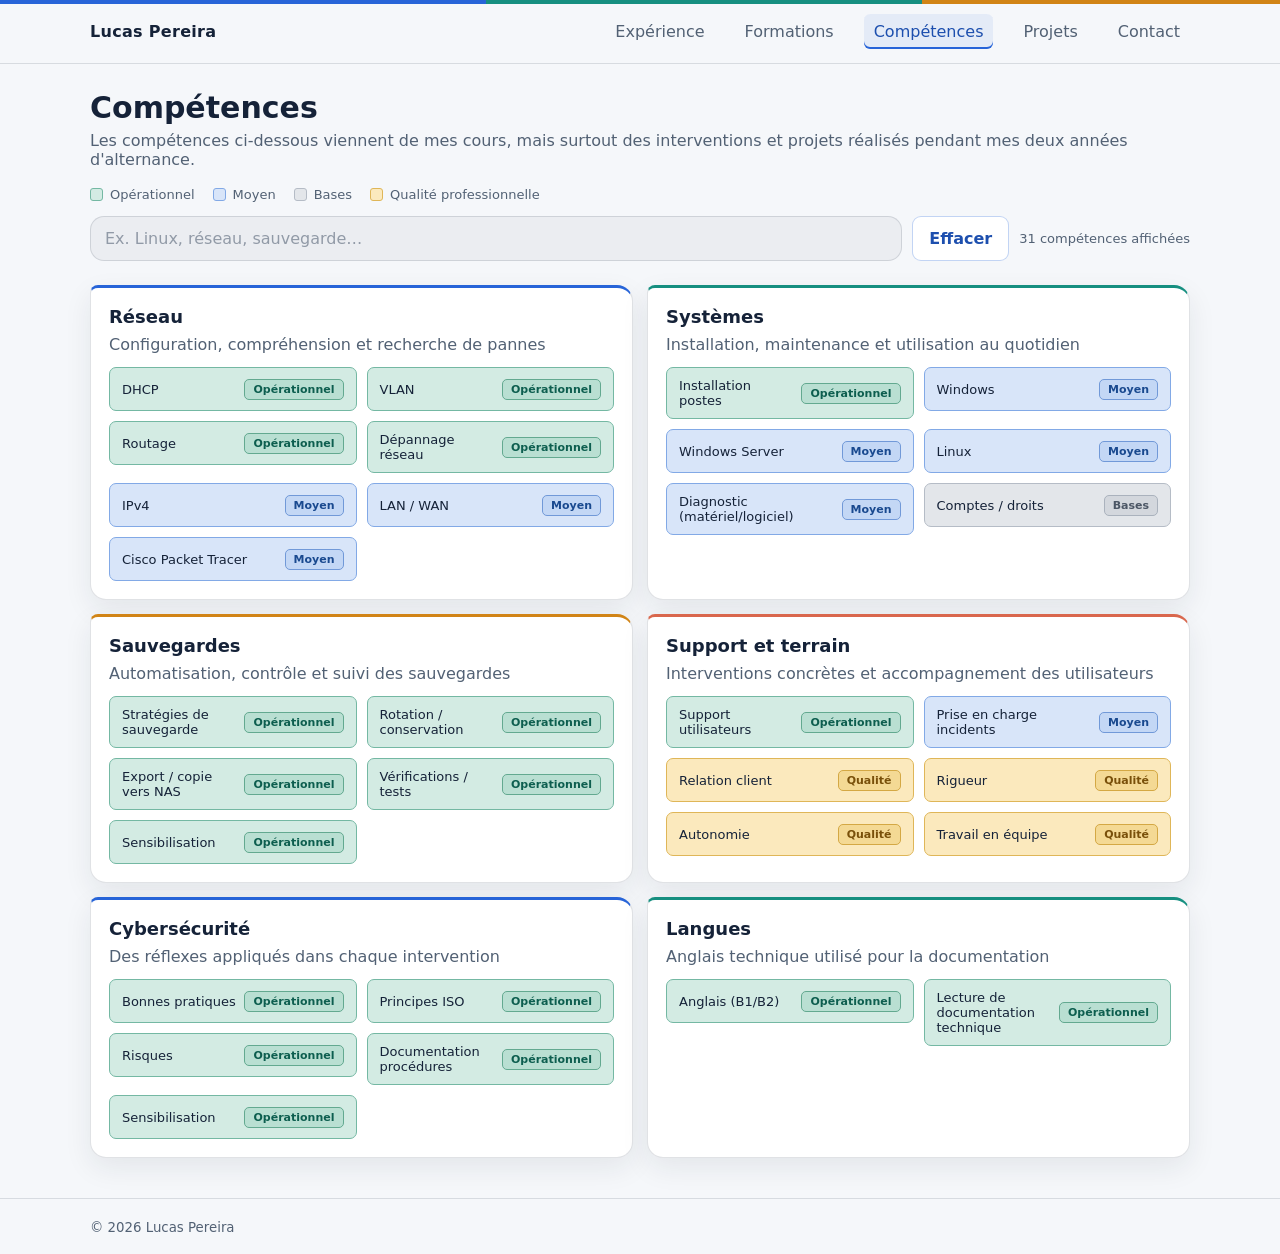
<file: competences.html>
<!doctype html>
<html data-theme="light" lang="fr">
<head>
  <meta charset="utf-8" />
  <meta name="viewport" content="width=device-width, initial-scale=1" />
  <meta name="description" content="Compétences de Lucas Pereira en réseaux, systèmes, sauvegardes, support et cybersécurité." />
  <meta name="theme-color" content="#f5f7fa" />
  <title>Compétences - Lucas Pereira</title>
  <link rel="stylesheet" href="css/style.css" />
  <script defer src="js/main.js"></script>
  <script defer src="js/competences.js"></script>
</head>
<body>

  <a class="skip-link" href="#main-content">Aller au contenu</a>

  <header class="site-header">
    <div class="container header-inner">
      <a class="brand" href="index.html">Lucas Pereira</a>
      <nav class="nav">
        <a href="experience.html">Expérience</a>
        <a href="formation.html">Formations</a>
        <a href="competences.html" class="active">Compétences</a>
        <a href="projets.html">Projets</a>
        <a href="contact.html">Contact</a>
      </nav>
    </div>
  </header>

  <main class="container" id="main-content" tabindex="-1">
    <section class="page-head">
      <h1>Compétences</h1>
      <p class="subtitle">
        Les compétences ci-dessous viennent de mes cours, mais surtout des interventions et projets
        réalisés pendant mes deux années d'alternance.
      </p>
      <div class="skill-legend" aria-label="Code couleur des niveaux">
        <span><span class="legend-color legend-operationnel" aria-hidden="true"></span>Opérationnel</span>
        <span><span class="legend-color legend-moyen" aria-hidden="true"></span>Moyen</span>
        <span><span class="legend-color legend-bases" aria-hidden="true"></span>Bases</span>
        <span><span class="legend-color legend-qualite" aria-hidden="true"></span>Qualité professionnelle</span>
      </div>

      <div class="filter-row" role="search" aria-label="Rechercher une compétence">
        <label class="sr-only" for="skillSearch">Rechercher une compétence</label>
        <input class="input" id="skillSearch" type="search" placeholder="Ex. Linux, réseau, sauvegarde…" autocomplete="off" spellcheck="false">
        <button class="btn btn-ghost" id="btnClearSkills" type="button">Effacer</button>
        <span class="skill-count" id="skillCount" aria-live="polite"></span>
      </div>
    </section>

    <section class="skills-grid" id="skillsGrid">
    </section>
  </main>

  <footer class="site-footer">
    <div class="container">
      <small>© 2026 Lucas Pereira</small>
    </div>
  </footer>
</body>
</html>
</file>
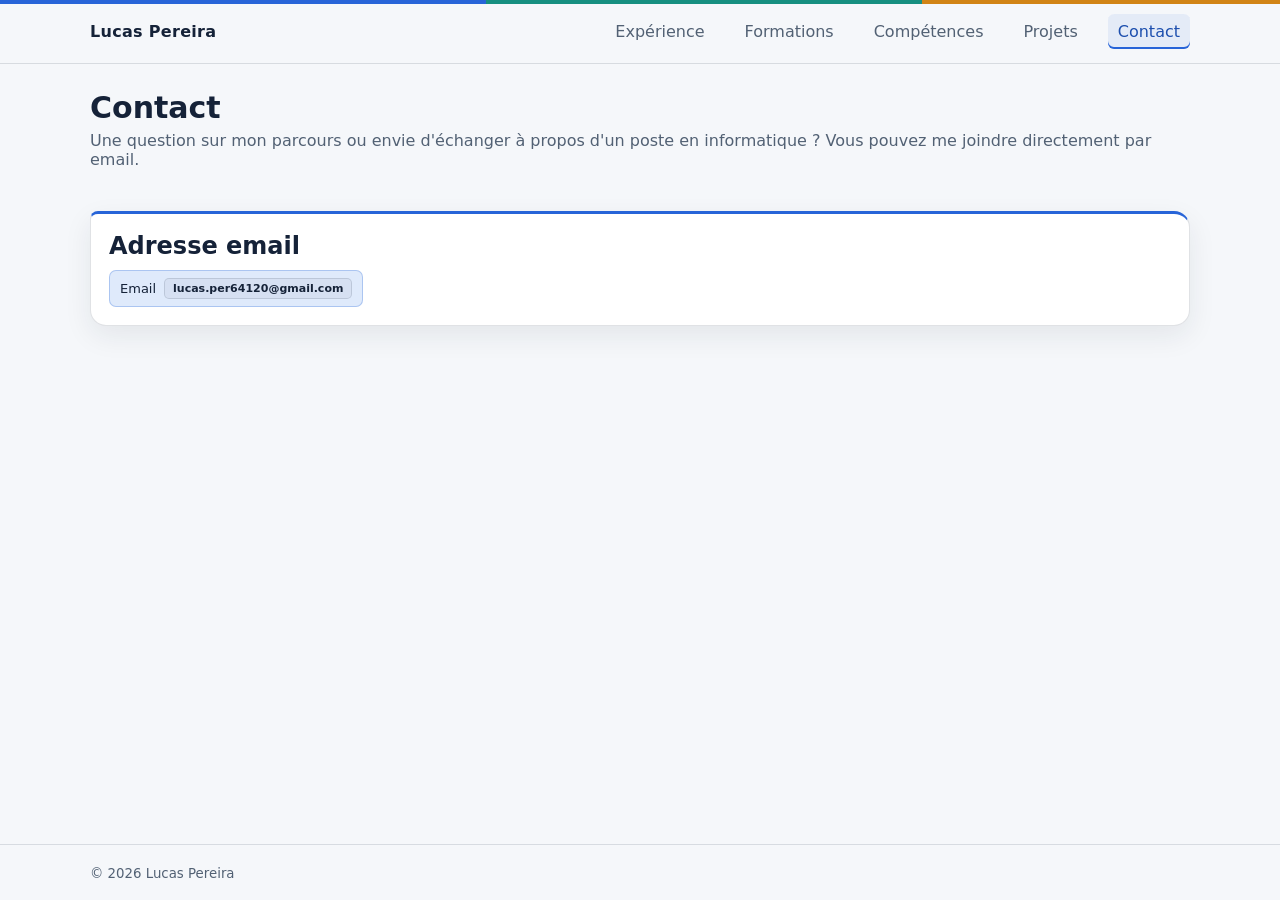
<file: contact.html>
<!doctype html>
<html data-theme="light" lang="fr">
<head>
  <meta charset="utf-8" />
  <meta name="viewport" content="width=device-width, initial-scale=1" />
  <meta name="description" content="Adresse email de Lucas Pereira pour un échange ou une opportunité professionnelle en informatique." />
  <meta name="theme-color" content="#f5f7fa" />
  <title>Contact - Lucas Pereira</title>
  <link rel="stylesheet" href="css/style.css" />
  <script defer src="js/main.js"></script>
</head>
<body>

  <a class="skip-link" href="#main-content">Aller au contenu</a>

  <header class="site-header">
    <div class="container header-inner">
      <a class="brand" href="index.html">Lucas Pereira</a>
      <nav class="nav">
        <a href="experience.html">Expérience</a>
        <a href="formation.html">Formations</a>
        <a href="competences.html">Compétences</a>
        <a href="projets.html">Projets</a>
        <a href="contact.html" class="active">Contact</a>
      </nav>
    </div>
  </header>

  <main class="container" id="main-content" tabindex="-1">
    <section class="page-head">
      <h1>Contact</h1>
      <p class="subtitle">
        Une question sur mon parcours ou envie d'échanger à propos d'un poste en informatique ?
        Vous pouvez me joindre directement par email.
      </p>
    </section>

    <section class="skills-grid">
      <div class="card">
        <h2 class="card-title">Adresse email</h2>

        <div class="tags tags-flush">
          <span class="tag">
            <span class="tag-text">Email</span>
            <span class="tag-badge">
              <a href="mailto:lucas.per64120@gmail.com">lucas.per64120@gmail.com</a>
            </span>
          </span>

        </div>
      </div>
    </section>
  </main>

  <footer class="site-footer">
    <div class="container">
      <small>© 2026 Lucas Pereira</small>
    </div>
  </footer>
</body>
</html>
</file>
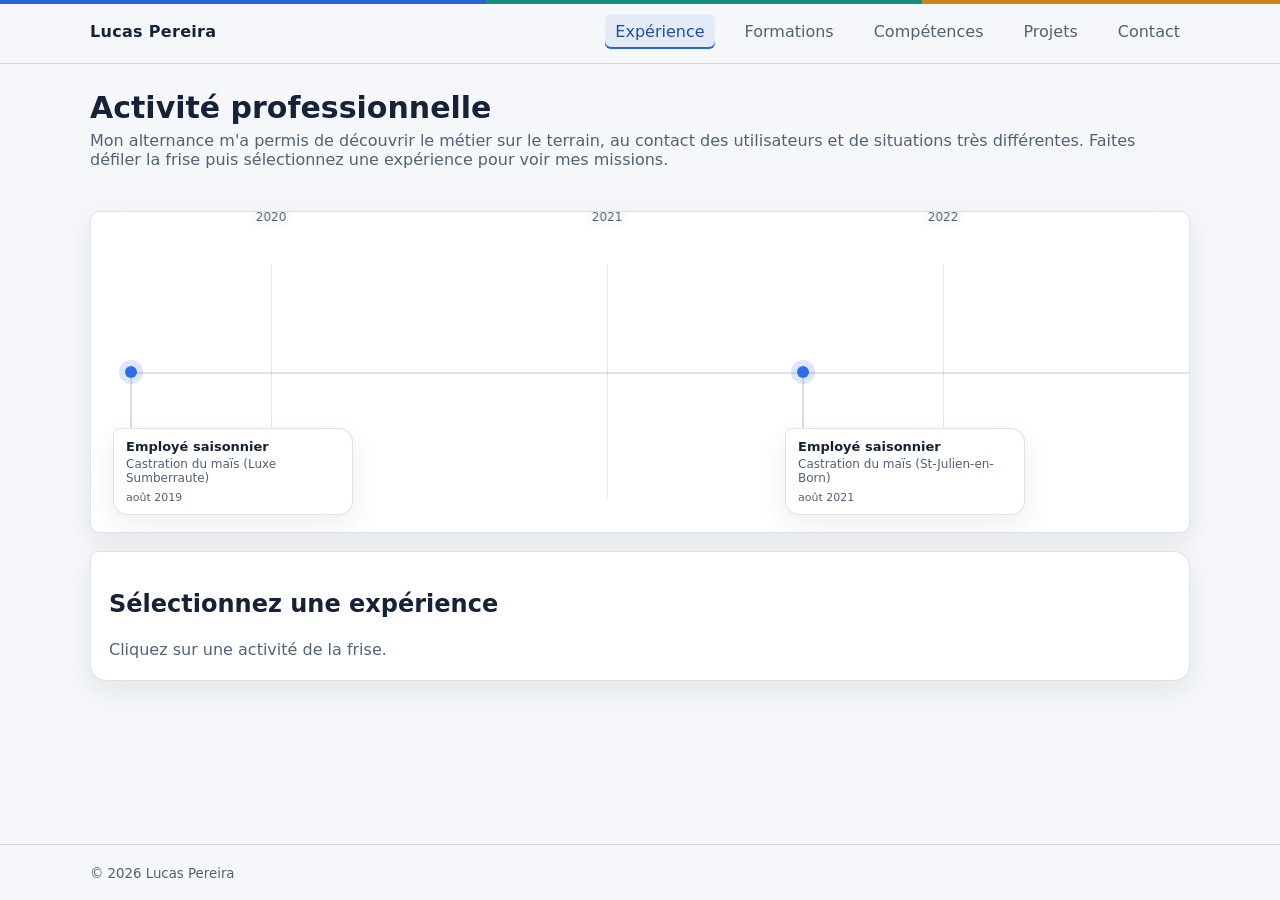
<file: experience.html>
<!doctype html>
<html data-theme="light" lang="fr">
<head>
  <meta charset="utf-8" />
  <meta name="viewport" content="width=device-width, initial-scale=1" />
  <meta name="description" content="Expériences professionnelles de Lucas Pereira dans le support, la maintenance, les systèmes et les sauvegardes informatiques." />
  <meta name="theme-color" content="#f5f7fa" />
  <title>Expérience - Lucas Pereira</title>
  <link rel="stylesheet" href="css/style.css" />
  <script defer src="js/main.js"></script>
  <script defer src="js/timeline.js"></script>
</head>
<body>

  <a class="skip-link" href="#main-content">Aller au contenu</a>

  <header class="site-header">
    <div class="container header-inner">
      <a class="brand" href="index.html">Lucas Pereira</a>
      <nav class="nav">
        <a href="experience.html" class="active">Expérience</a>
        <a href="formation.html">Formations</a>
        <a href="competences.html">Compétences</a>
        <a href="projets.html">Projets</a>
        <a href="contact.html">Contact</a>
      </nav>
    </div>
  </header>

  <main class="container" id="main-content" tabindex="-1">
    <section class="page-head">
      <h1>Activité professionnelle</h1>
      <p class="subtitle">
        Mon alternance m'a permis de découvrir le métier sur le terrain, au contact des utilisateurs
        et de situations très différentes. Faites défiler la frise puis sélectionnez une expérience
        pour voir mes missions.
      </p>
    </section>

    <section class="timeline-wrap" aria-label="Frise chronologique des expériences" tabindex="0">
      <div class="timeline" id="timeline">
      </div>
    </section>

  <section class="details">
    <div class="card" id="detailsCard" aria-live="polite">
      <h2 id="dTitle">Sélectionnez une expérience</h2>
      <p class="muted" id="dMeta">Cliquez sur une activité de la frise.</p>

      <div id="detailsExtra" class="is-hidden">
        <h3>Missions</h3>
        <ul id="dMissions"></ul>

        <h3>Compétences acquises</h3>
        <div class="tags" id="dTags"></div>
      </div>

    </div>
  </section>
  </main>

  <footer class="site-footer">
    <div class="container">
      <small>© 2026 Lucas Pereira</small>
    </div>
  </footer>
</body>
</html>
</file>
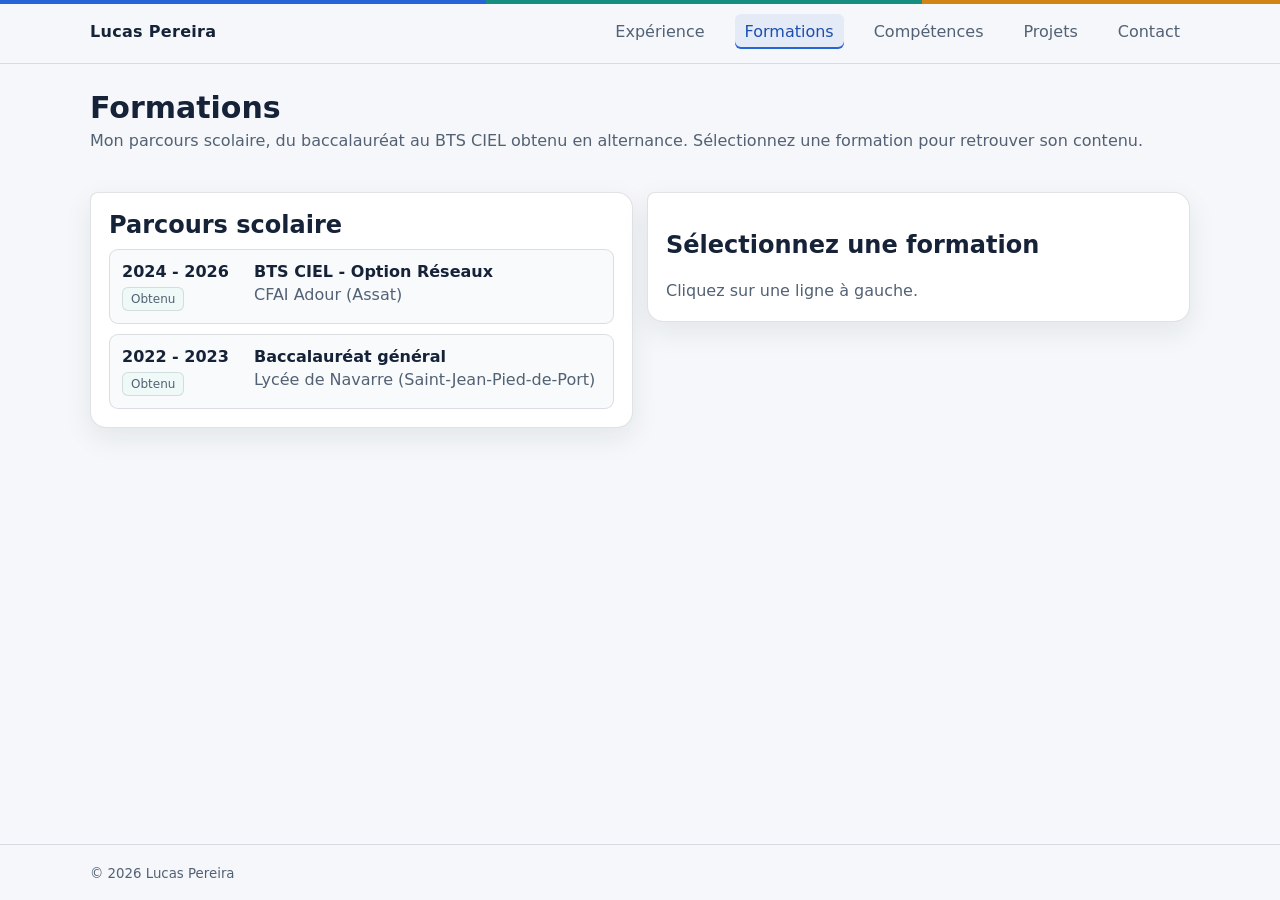
<file: formation.html>
<!doctype html>
<html data-theme="light" lang="fr">
<head>
  <meta charset="utf-8" />
  <meta name="viewport" content="width=device-width, initial-scale=1" />
  <meta name="description" content="Formations et diplômes de Lucas Pereira, titulaire d'un BTS CIEL option réseaux." />
  <meta name="theme-color" content="#f5f7fa" />
  <title>Formations - Lucas Pereira</title>
  <link rel="stylesheet" href="css/style.css" />
  <script defer src="js/main.js"></script>
  <script defer src="js/formation.js"></script>
</head>
<body>

  <a class="skip-link" href="#main-content">Aller au contenu</a>

  <header class="site-header">
    <div class="container header-inner">
      <a class="brand" href="index.html">Lucas Pereira</a>
      <nav class="nav">
        <a href="experience.html">Expérience</a>
        <a href="formation.html" class="active">Formations</a>
        <a href="competences.html">Compétences</a>
        <a href="projets.html">Projets</a>
        <a href="contact.html">Contact</a>
      </nav>
    </div>
  </header>

  <main class="container" id="main-content" tabindex="-1">
    <section class="page-head">
      <h1>Formations</h1>
      <p class="subtitle">
        Mon parcours scolaire, du baccalauréat au BTS CIEL obtenu en alternance.
        Sélectionnez une formation pour retrouver son contenu.
      </p>
    </section>

    <section class="edu-grid" id="eduGrid">
      <div class="edu-list card">
        <h2 class="edu-title">Parcours scolaire</h2>
        <div id="eduItems" class="edu-items"></div>
      </div>

      <div class="card" id="eduDetails" aria-live="polite">
        <h2 id="fTitle">Sélectionnez une formation</h2>
        <p class="muted" id="fMeta">Cliquez sur une ligne à gauche.</p>

        <div id="eduExtra" class="is-hidden">
          <h3>Contenu</h3>
          <ul id="fBullets"></ul>

          <h3>Compétences développées</h3>
          <div class="tags" id="fTags"></div>
        </div>
      </div>
    </section>
  </main>

  <footer class="site-footer">
    <div class="container">
      <small>© 2026 Lucas Pereira</small>
    </div>
  </footer>
</body>
</html>
</file>
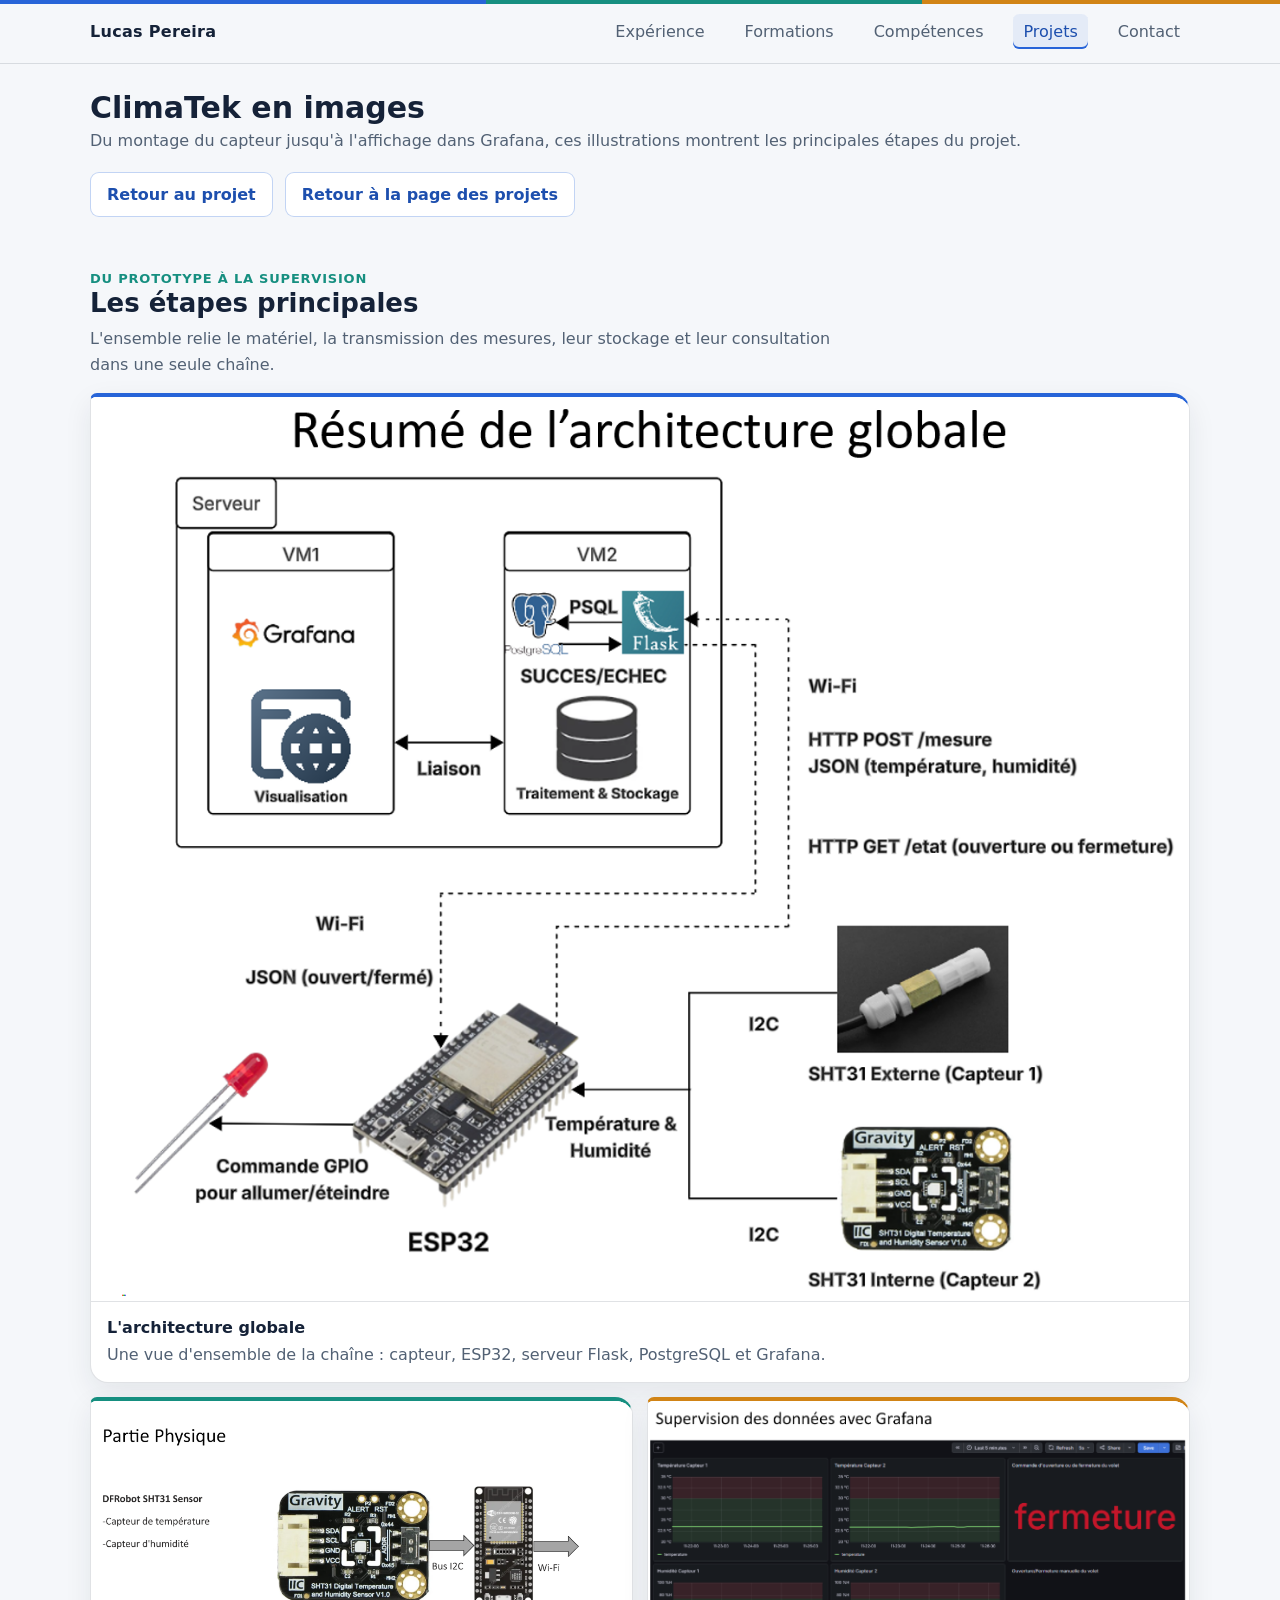
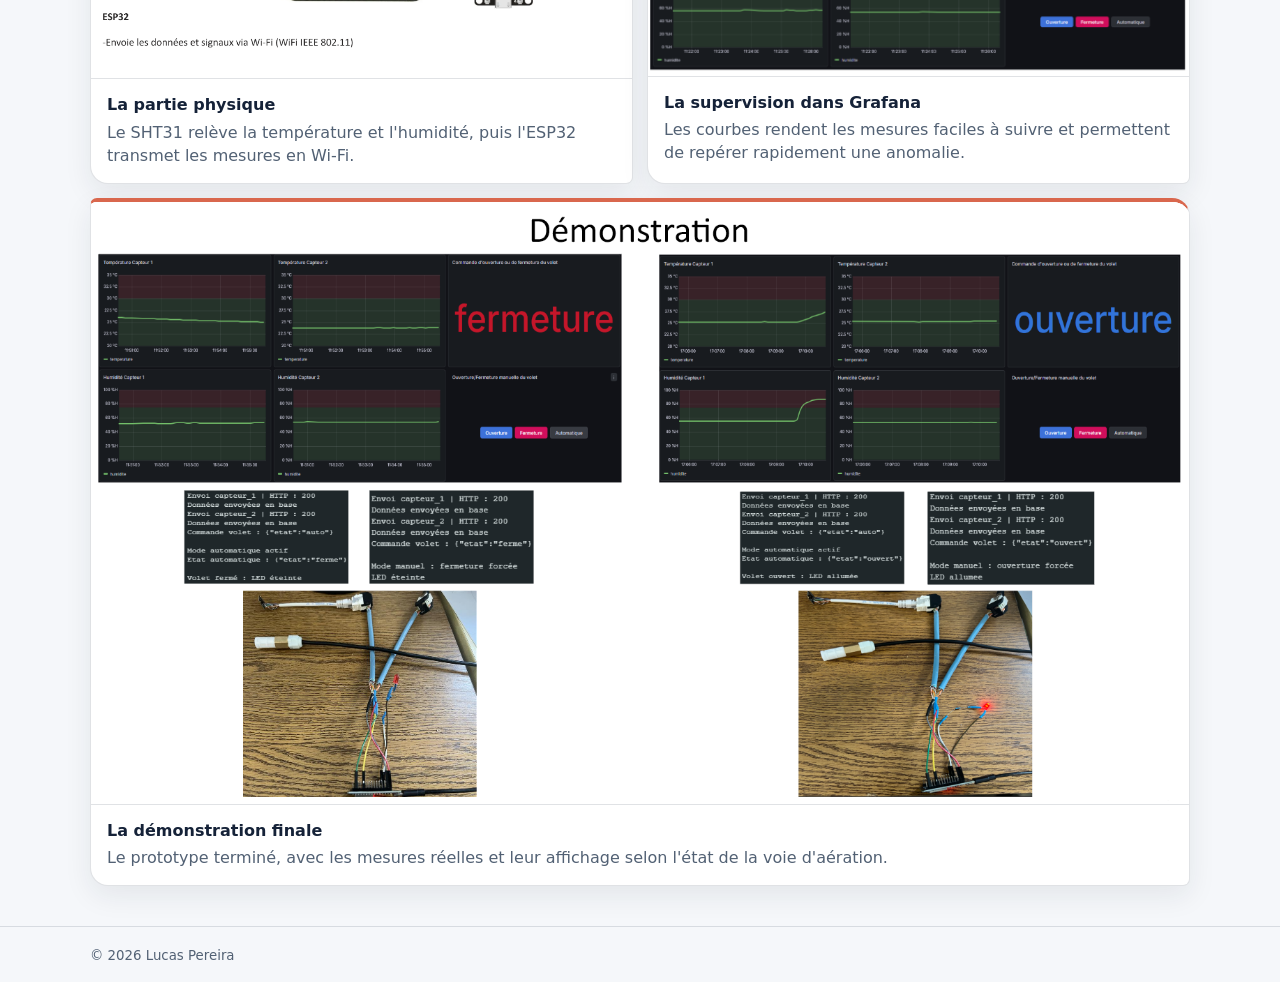
<file: projet-bts-illustrations.html>
<!doctype html>
<html data-theme="light" lang="fr">
<head>
  <meta charset="utf-8" />
  <meta name="viewport" content="width=device-width, initial-scale=1" />
  <meta name="description" content="Architecture, prototype et supervision Grafana du projet ClimaTek réalisé par Lucas Pereira." />
  <meta name="theme-color" content="#f5f7fa" />
  <title>ClimaTek en images</title>
  <link rel="stylesheet" href="css/style.css" />
  <script defer src="js/main.js"></script>
</head>
<body>

  <a class="skip-link" href="#main-content">Aller au contenu</a>

  <header class="site-header">
    <div class="container header-inner">
      <a class="brand" href="index.html">Lucas Pereira</a>
      <nav class="nav">
        <a href="experience.html">Expérience</a>
        <a href="formation.html">Formations</a>
        <a href="competences.html">Compétences</a>
        <a href="projets.html" class="active">Projets</a>
        <a href="contact.html">Contact</a>
      </nav>
    </div>
  </header>

  <main class="container" id="main-content" tabindex="-1">
    <section class="page-head">
      <h1>ClimaTek en images</h1>
      <p class="subtitle">
        Du montage du capteur jusqu'à l'affichage dans Grafana, ces illustrations montrent
        les principales étapes du projet.
      </p>

      <div class="cta">
        <a class="btn btn-ghost" href="projet-bts.html">Retour au projet</a>
        <a class="btn btn-ghost" href="projets.html">Retour à la page des projets</a>
      </div>
    </section>

    <section class="project-visuals" aria-labelledby="climatek-visuals-title">
      <div class="project-visuals-heading">
        <p class="project-kicker">Du prototype à la supervision</p>
        <h2 id="climatek-visuals-title">Les étapes principales</h2>
        <p>
          L'ensemble relie le matériel, la transmission des mesures, leur stockage
          et leur consultation dans une seule chaîne.
        </p>
      </div>

      <div class="project-gallery">
        <figure class="project-figure project-figure-wide project-figure-blue">
          <img
            src="assets/projets/climatek/architecture-globale.png"
            alt="Schéma de l'architecture globale de ClimaTek, du capteur SHT31 jusqu'à Grafana"
            width="1600"
            height="900"
            loading="lazy"
            decoding="async"
          >
          <figcaption>
            <strong>L'architecture globale</strong>
            <span>Une vue d'ensemble de la chaîne : capteur, ESP32, serveur Flask, PostgreSQL et Grafana.</span>
          </figcaption>
        </figure>

        <figure class="project-figure project-figure-teal">
          <img
            src="assets/projets/climatek/capteur-esp32.png"
            alt="Schéma du capteur SHT31 relié en I2C à un ESP32 qui transmet les mesures en Wi-Fi"
            width="1600"
            height="900"
            loading="lazy"
            decoding="async"
          >
          <figcaption>
            <strong>La partie physique</strong>
            <span>Le SHT31 relève la température et l'humidité, puis l'ESP32 transmet les mesures en Wi-Fi.</span>
          </figcaption>
        </figure>

        <figure class="project-figure project-figure-amber">
          <img
            src="assets/projets/climatek/supervision-grafana.png"
            alt="Tableau de bord Grafana de ClimaTek avec les courbes de température et d'humidité"
            width="1600"
            height="900"
            loading="lazy"
            decoding="async"
          >
          <figcaption>
            <strong>La supervision dans Grafana</strong>
            <span>Les courbes rendent les mesures faciles à suivre et permettent de repérer rapidement une anomalie.</span>
          </figcaption>
        </figure>

        <figure class="project-figure project-figure-wide project-figure-coral">
          <img
            src="assets/projets/climatek/demonstration.png"
            alt="Démonstration de ClimaTek avec le prototype physique et deux états du tableau de bord Grafana"
            width="1600"
            height="900"
            loading="lazy"
            decoding="async"
          >
          <figcaption>
            <strong>La démonstration finale</strong>
            <span>Le prototype terminé, avec les mesures réelles et leur affichage selon l'état de la voie d'aération.</span>
          </figcaption>
        </figure>
      </div>
    </section>
  </main>

  <footer class="site-footer">
    <div class="container">
      <small>© 2026 Lucas Pereira</small>
    </div>
  </footer>
</body>
</html>
</file>
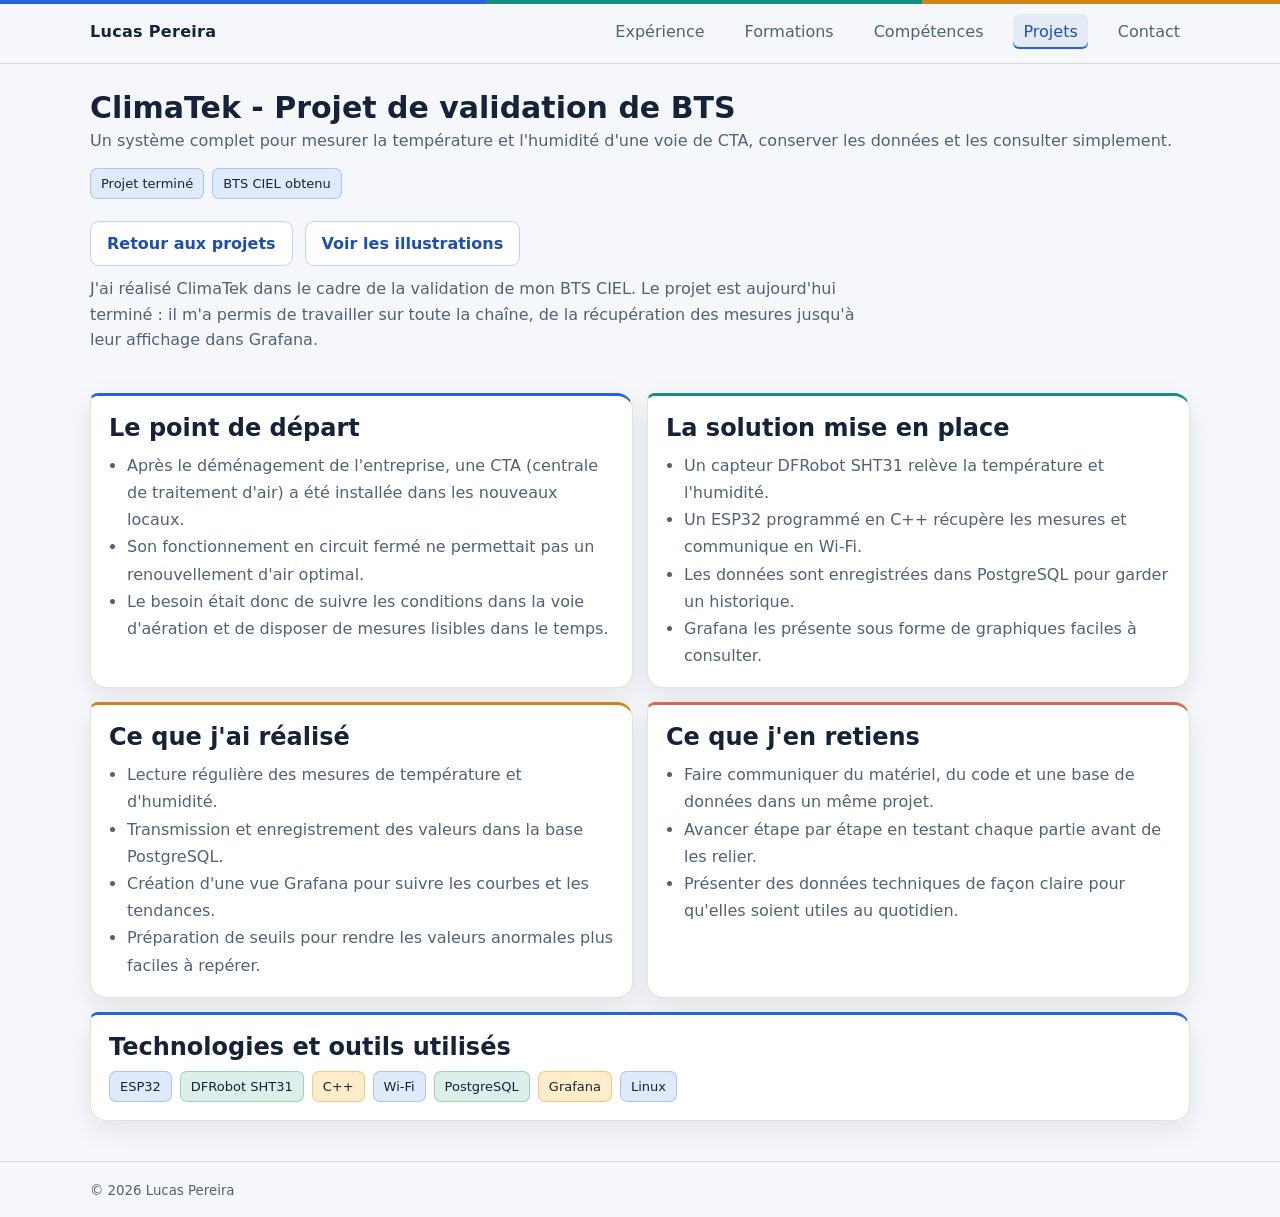
<file: projet-bts.html>
<!doctype html>
<html data-theme="light" lang="fr">
<head>
  <meta charset="utf-8" />
  <meta name="viewport" content="width=device-width, initial-scale=1" />
  <meta name="description" content="ClimaTek, projet de BTS CIEL terminé : ESP32, capteur SHT31, PostgreSQL et Grafana." />
  <meta name="theme-color" content="#f5f7fa" />
  <title>ClimaTek - Projet de BTS terminé</title>
  <link rel="stylesheet" href="css/style.css" />
  <script defer src="js/main.js"></script>
</head>
<body>

  <a class="skip-link" href="#main-content">Aller au contenu</a>

  <header class="site-header">
    <div class="container header-inner">
      <a class="brand" href="index.html">Lucas Pereira</a>
      <nav class="nav">
        <a href="experience.html">Expérience</a>
        <a href="formation.html">Formations</a>
        <a href="competences.html">Compétences</a>
        <a href="projets.html" class="active">Projets</a>
        <a href="contact.html">Contact</a>
      </nav>
    </div>
  </header>

  <main class="container" id="main-content" tabindex="-1">
    <section class="page-head">
      <h1>ClimaTek - Projet de validation de BTS</h1>
      <p class="subtitle">
        Un système complet pour mesurer la température et l'humidité d'une voie de CTA,
        conserver les données et les consulter simplement.
      </p>

      <div class="tags">
        <span class="tag">Projet terminé</span>
        <span class="tag">BTS CIEL obtenu</span>
      </div>

      <div class="cta">
        <a class="btn btn-ghost" href="projets.html">Retour aux projets</a>
        <a class="btn btn-ghost" href="projet-bts-illustrations.html">Voir les illustrations</a>
      </div>

      <p class="muted content-copy project-summary">
        J'ai réalisé ClimaTek dans le cadre de la validation de mon BTS CIEL. Le projet est aujourd'hui
        terminé : il m'a permis de travailler sur toute la chaîne, de la récupération des mesures
        jusqu'à leur affichage dans Grafana.
      </p>
    </section>

    <section class="skills-grid">
      <div class="card">
        <h2 class="card-title">Le point de départ</h2>
        <ul class="content-list">
          <li>Après le déménagement de l'entreprise, une CTA (centrale de traitement d'air) a été installée dans les nouveaux locaux.</li>
          <li>Son fonctionnement en circuit fermé ne permettait pas un renouvellement d'air optimal.</li>
          <li>Le besoin était donc de suivre les conditions dans la voie d'aération et de disposer de mesures lisibles dans le temps.</li>
        </ul>
      </div>

      <div class="card">
        <h2 class="card-title">La solution mise en place</h2>
        <ul class="content-list">
          <li>Un capteur DFRobot SHT31 relève la température et l'humidité.</li>
          <li>Un ESP32 programmé en C++ récupère les mesures et communique en Wi-Fi.</li>
          <li>Les données sont enregistrées dans PostgreSQL pour garder un historique.</li>
          <li>Grafana les présente sous forme de graphiques faciles à consulter.</li>
        </ul>
      </div>

      <div class="card">
        <h2 class="card-title">Ce que j'ai réalisé</h2>
        <ul class="content-list">
          <li>Lecture régulière des mesures de température et d'humidité.</li>
          <li>Transmission et enregistrement des valeurs dans la base PostgreSQL.</li>
          <li>Création d'une vue Grafana pour suivre les courbes et les tendances.</li>
          <li>Préparation de seuils pour rendre les valeurs anormales plus faciles à repérer.</li>
        </ul>
      </div>

      <div class="card">
        <h2 class="card-title">Ce que j'en retiens</h2>
        <ul class="content-list">
          <li>Faire communiquer du matériel, du code et une base de données dans un même projet.</li>
          <li>Avancer étape par étape en testant chaque partie avant de les relier.</li>
          <li>Présenter des données techniques de façon claire pour qu'elles soient utiles au quotidien.</li>
        </ul>
      </div>

      <div class="card">
        <h2 class="card-title">Technologies et outils utilisés</h2>
        <div class="tags">
          <span class="tag">ESP32</span>
          <span class="tag">DFRobot SHT31</span>
          <span class="tag">C++</span>
          <span class="tag">Wi-Fi</span>
          <span class="tag">PostgreSQL</span>
          <span class="tag">Grafana</span>
          <span class="tag">Linux</span>
        </div>
      </div>
    </section>

  </main>

  <footer class="site-footer">
    <div class="container">
      <small>© 2026 Lucas Pereira</small>
    </div>
  </footer>
</body>
</html>
</file>
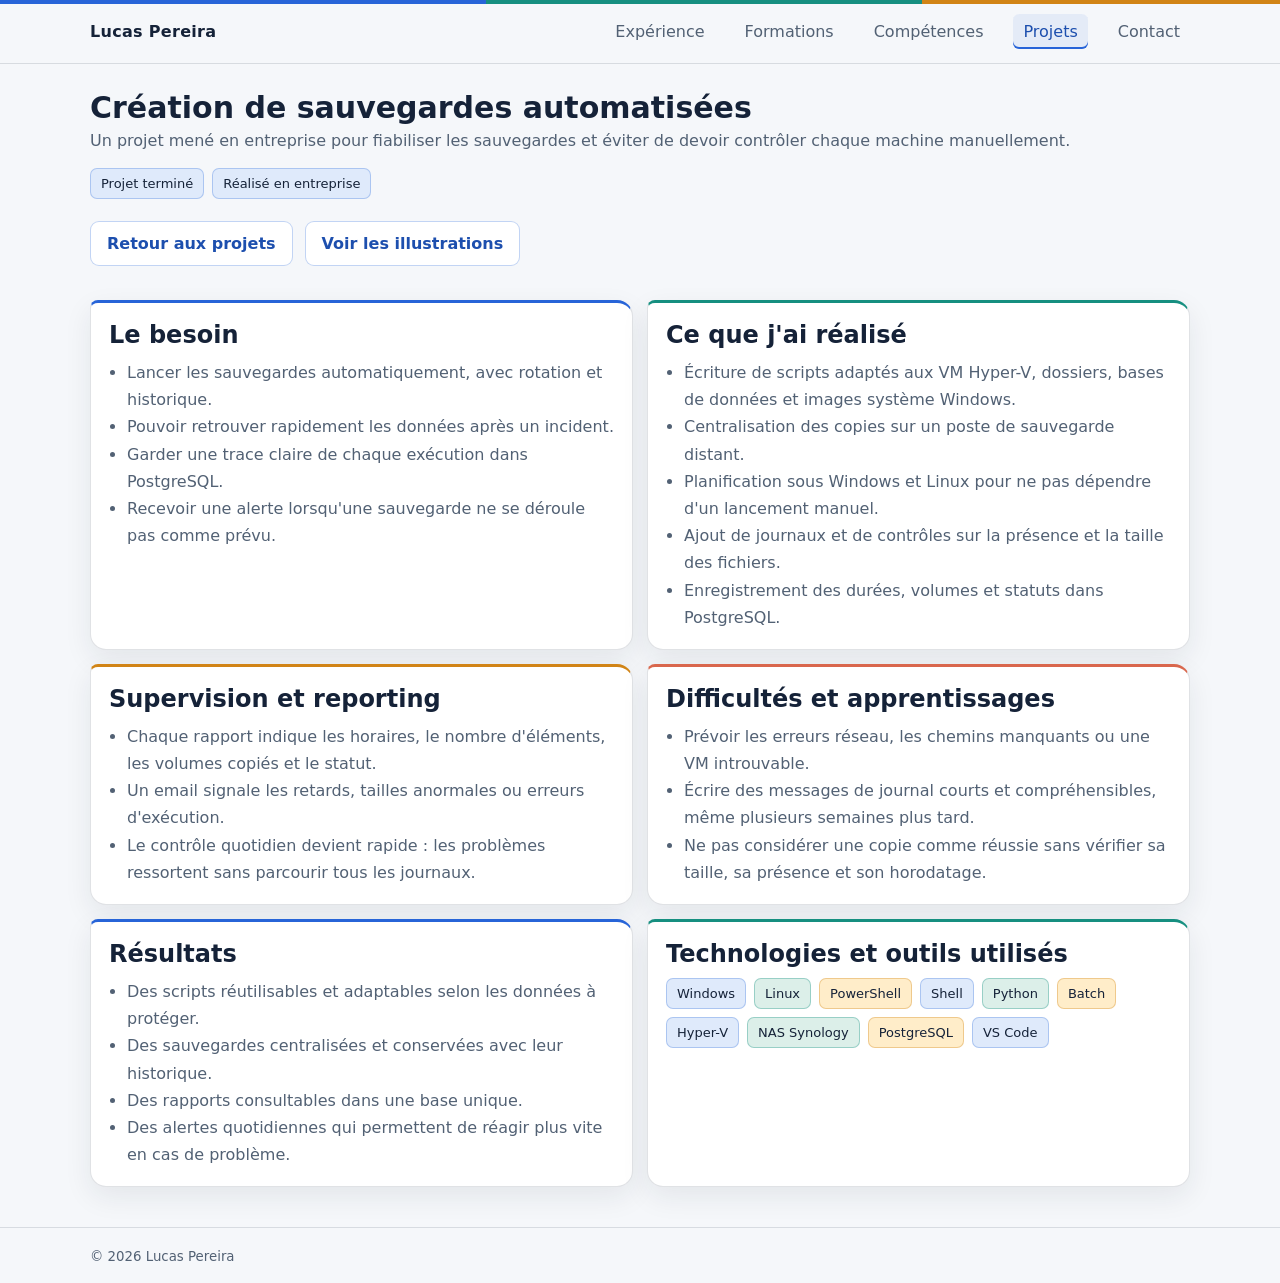
<file: projet-sauvegardes.html>
<!doctype html>
<html data-theme="light" lang="fr">
<head>
  <meta charset="utf-8" />
  <meta name="viewport" content="width=device-width, initial-scale=1" />
  <meta name="description" content="Projet d'automatisation et de supervision de sauvegardes sous Windows et Linux réalisé par Lucas Pereira." />
  <meta name="theme-color" content="#f5f7fa" />
  <title>Projet - Sauvegardes automatisées</title>
  <link rel="stylesheet" href="css/style.css" />
  <script defer src="js/main.js"></script>
</head>
<body>

  <a class="skip-link" href="#main-content">Aller au contenu</a>

  <header class="site-header">
    <div class="container header-inner">
      <a class="brand" href="index.html">Lucas Pereira</a>
      <nav class="nav">
        <a href="experience.html">Expérience</a>
        <a href="formation.html">Formations</a>
        <a href="competences.html">Compétences</a>
        <a href="projets.html" class="active">Projets</a>
        <a href="contact.html">Contact</a>
      </nav>
    </div>
  </header>

  <main class="container" id="main-content" tabindex="-1">
    <section class="page-head">
      <h1>Création de sauvegardes automatisées</h1>
      <p class="subtitle">
        Un projet mené en entreprise pour fiabiliser les sauvegardes et éviter de devoir contrôler
        chaque machine manuellement.
      </p>

      <div class="tags">
        <span class="tag">Projet terminé</span>
        <span class="tag">Réalisé en entreprise</span>
      </div>

      <div class="cta">
        <a class="btn btn-ghost" href="projets.html">Retour aux projets</a>
        <a class="btn btn-ghost" href="projet-sauvegardes-illustrations.html">Voir les illustrations</a>
      </div>

    </section>

    <section class="skills-grid">
      <div class="card">
        <h2 class="card-title">Le besoin</h2>
        <ul class="content-list">
          <li>Lancer les sauvegardes automatiquement, avec rotation et historique.</li>
          <li>Pouvoir retrouver rapidement les données après un incident.</li>
          <li>Garder une trace claire de chaque exécution dans PostgreSQL.</li>
          <li>Recevoir une alerte lorsqu'une sauvegarde ne se déroule pas comme prévu.</li>
        </ul>
      </div>

      <div class="card">
        <h2 class="card-title">Ce que j'ai réalisé</h2>
        <ul class="content-list">
          <li>Écriture de scripts adaptés aux VM Hyper-V, dossiers, bases de données et images système Windows.</li>
          <li>Centralisation des copies sur un poste de sauvegarde distant.</li>
          <li>Planification sous Windows et Linux pour ne pas dépendre d'un lancement manuel.</li>
          <li>Ajout de journaux et de contrôles sur la présence et la taille des fichiers.</li>
          <li>Enregistrement des durées, volumes et statuts dans PostgreSQL.</li>
        </ul>
      </div>

      <div class="card">
        <h2 class="card-title">Supervision et reporting</h2>
        <ul class="content-list">
          <li>Chaque rapport indique les horaires, le nombre d'éléments, les volumes copiés et le statut.</li>
          <li>Un email signale les retards, tailles anormales ou erreurs d'exécution.</li>
          <li>Le contrôle quotidien devient rapide : les problèmes ressortent sans parcourir tous les journaux.</li>
        </ul>
      </div>

      <div class="card">
        <h2 class="card-title">Difficultés et apprentissages</h2>
        <ul class="content-list">
          <li>Prévoir les erreurs réseau, les chemins manquants ou une VM introuvable.</li>
          <li>Écrire des messages de journal courts et compréhensibles, même plusieurs semaines plus tard.</li>
          <li>Ne pas considérer une copie comme réussie sans vérifier sa taille, sa présence et son horodatage.</li>
        </ul>
      </div>

      <div class="card">
        <h2 class="card-title">Résultats</h2>
        <ul class="content-list">
          <li>Des scripts réutilisables et adaptables selon les données à protéger.</li>
          <li>Des sauvegardes centralisées et conservées avec leur historique.</li>
          <li>Des rapports consultables dans une base unique.</li>
          <li>Des alertes quotidiennes qui permettent de réagir plus vite en cas de problème.</li>
        </ul>
      </div>

      <div class="card">
        <h2 class="card-title">Technologies et outils utilisés</h2>
        <div class="tags">
          <span class="tag">Windows</span>
          <span class="tag">Linux</span>
          <span class="tag">PowerShell</span>
          <span class="tag">Shell</span>
          <span class="tag">Python</span>
          <span class="tag">Batch</span>
          <span class="tag">Hyper-V</span>
          <span class="tag">NAS Synology</span>
          <span class="tag">PostgreSQL</span>
          <span class="tag">VS Code</span>
        </div>
      </div>
    </section>
  </main>

  <footer class="site-footer">
    <div class="container">
      <small>© 2026 Lucas Pereira</small>
    </div>
  </footer>
</body>
</html>
</file>
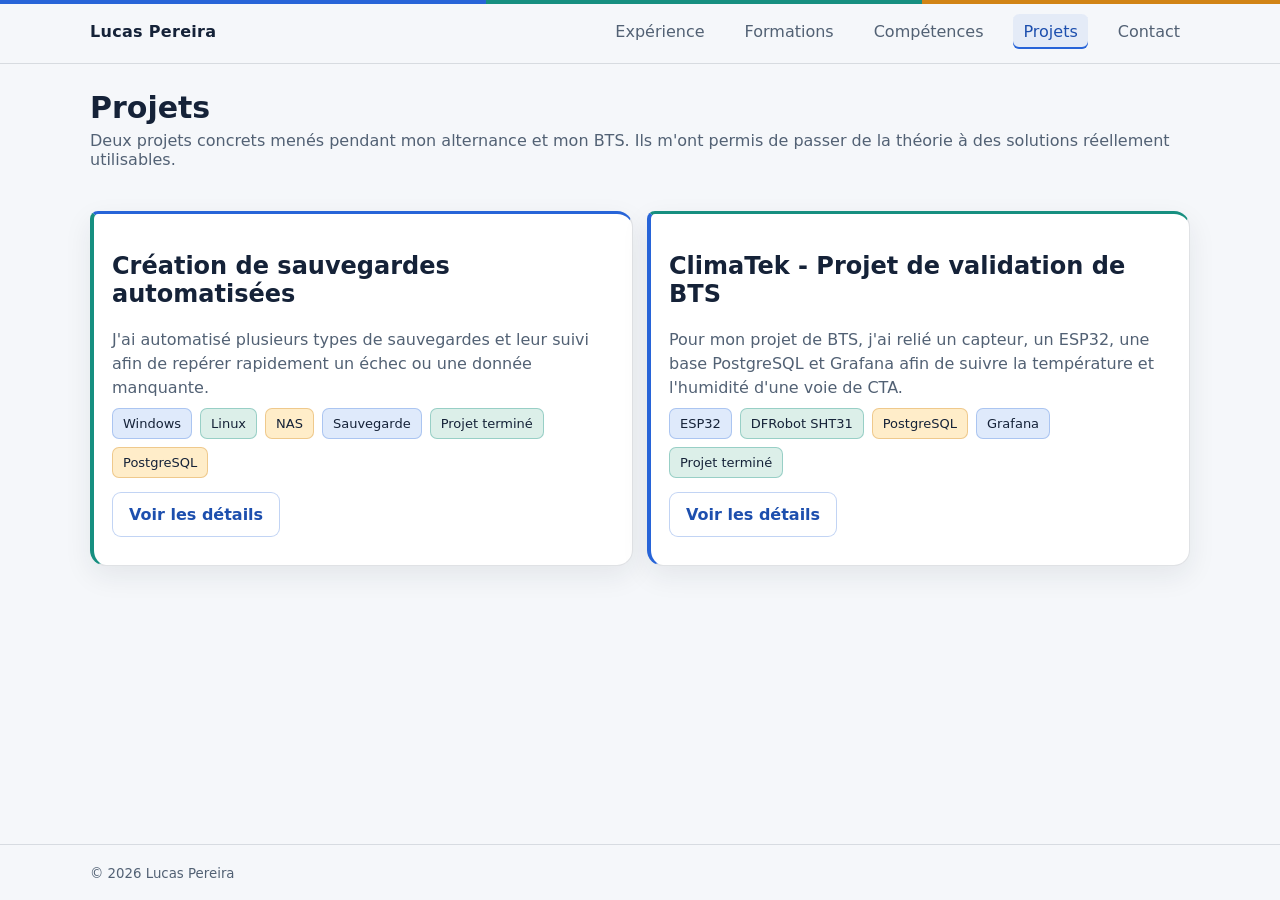
<file: projets.html>
<!doctype html>
<html data-theme="light" lang="fr">
<head>
  <meta charset="utf-8" />
  <meta name="viewport" content="width=device-width, initial-scale=1" />
  <meta name="description" content="Projets informatiques de Lucas Pereira : supervision ClimaTek et automatisation de sauvegardes." />
  <meta name="theme-color" content="#f5f7fa" />
  <title>Projets - Lucas Pereira</title>
  <link rel="stylesheet" href="css/style.css" />
  <script defer src="js/main.js"></script>
</head>
<body>

<a class="skip-link" href="#main-content">Aller au contenu</a>


<header class="site-header">
  <div class="container header-inner">
    <a class="brand" href="index.html">Lucas Pereira</a>
    <nav class="nav">
      <a href="experience.html">Expérience</a>
      <a href="formation.html">Formations</a>
      <a href="competences.html">Compétences</a>
      <a href="projets.html" class="active">Projets</a>
      <a href="contact.html">Contact</a>
    </nav>
  </div>
</header>

<main class="container" id="main-content" tabindex="-1">
  <section class="page-head">
    <h1>Projets</h1>
    <p class="subtitle">
      Deux projets concrets menés pendant mon alternance et mon BTS. Ils m'ont permis de passer
      de la théorie à des solutions réellement utilisables.
    </p>
  </section>

  <section class="skills-grid">
    <div class="card project-card">
      <h2>Création de sauvegardes automatisées</h2>
      <p class="muted">
        J'ai automatisé plusieurs types de sauvegardes et leur suivi afin de repérer rapidement
        un échec ou une donnée manquante.
      </p>

      <div class="tags">
        <span class="tag">Windows</span>
        <span class="tag">Linux</span>
        <span class="tag">NAS</span>
        <span class="tag">Sauvegarde</span>
        <span class="tag">Projet terminé</span>
        <span class="tag">PostgreSQL</span>
      </div>

      <div class="cta">
        <a class="btn btn-ghost" href="projet-sauvegardes.html">Voir les détails</a>
      </div>
    </div>

    <div class="card project-card">
      <h2>ClimaTek - Projet de validation de BTS</h2>
      <p class="muted">
        Pour mon projet de BTS, j'ai relié un capteur, un ESP32, une base PostgreSQL et Grafana
        afin de suivre la température et l'humidité d'une voie de CTA.
      </p>

      <div class="tags">
        <span class="tag">ESP32</span>
        <span class="tag">DFRobot SHT31</span>
        <span class="tag">PostgreSQL</span>
        <span class="tag">Grafana</span>
        <span class="tag">Projet terminé</span>
      </div>

      <div class="cta">
        <a class="btn btn-ghost" href="projet-bts.html">Voir les détails</a>
      </div>
    </div>
  </section>
</main>

<footer class="site-footer">
  <div class="container">
    <small>© 2026 Lucas Pereira</small>
  </div>
</footer>

</body>
</html>
</file>
<file: css/style.css>
:root{
  --bg:#f5f7fa;
  --panel:#ffffff;
  --text:#152238;
  --muted:#526174;
  --accent:#2764d8;
  --accent-dark:#1d4fae;
  --teal:#168f80;
  --amber:#d18416;
  --coral:#d9674d;
  --border:rgba(21,34,56,0.13);
  --shadow:0 10px 28px rgba(21,34,56,0.08);
}

*{ box-sizing:border-box; }
img{max-width:100%;height:auto;display:block;}
button,
input{ font:inherit; }


html{
  background: var(--bg);
}

body{
  margin:0;
  font-family: system-ui, -apple-system, Segoe UI, Roboto, Arial, sans-serif;
  background: var(--bg);
  color:var(--text);
  min-height: 100vh;
  display:flex;
  flex-direction:column;
}

body::before{
  content:"";
  position:fixed;
  top:0;
  left:0;
  right:0;
  height:4px;
  background:linear-gradient(90deg, var(--accent) 0 38%, var(--teal) 38% 72%, var(--amber) 72% 100%);
  pointer-events:none;
  z-index:100;
}

.nav a{
  transition: background .12s ease, color .12s ease;
}

a:hover{
  color: var(--accent);
}

a:focus-visible,
button:focus-visible{
  outline:3px solid rgba(39,100,216,0.28);
  outline-offset:3px;
}


a{ color:inherit; text-decoration:none; }

.skip-link{
  position:fixed;
  top:10px;
  left:10px;
  z-index:200;
  padding:10px 14px;
  border-radius:7px;
  background:var(--text);
  color:#ffffff;
  font-weight:700;
  transform:translateY(-160%);
  transition:transform .12s ease;
}

.skip-link:focus{
  color:#ffffff;
  transform:translateY(0);
}

.container{
  width:min(1100px, 92%);
  margin:0 auto;
}

main.container{
  flex:1;
}

.muted{ color: var(--muted); }
.is-hidden{ display: none; }

.sr-only{
  position:absolute;
  width:1px;
  height:1px;
  padding:0;
  margin:-1px;
  overflow:hidden;
  clip:rect(0, 0, 0, 0);
  white-space:nowrap;
  border:0;
}

.site-header{
  position:sticky;
  top:0;
  z-index:50;
  backdrop-filter: blur(12px);
  background: rgba(245,247,250,0.92);
  border-bottom: 1px solid var(--border);
}

.header-inner{
  display:flex;
  align-items:center;
  justify-content:space-between;
  padding:14px 0;
}

.brand{
  font-weight:700;
  letter-spacing:0.3px;
}

.nav a{
  margin-left:14px;
  padding:8px 10px;
  border-radius:6px;
  color:var(--muted);
}

.nav a:hover{
  background: rgba(15,23,42,0.04);
  color:var(--text);
}

.nav a.active{
  color:var(--accent-dark);
  background:rgba(39,100,216,0.08);
  box-shadow:inset 0 -2px 0 var(--accent);
}

.hero{ padding:48px 0 28px; }
.hero h1{ font-size:44px; margin:0 0 8px; }
.subtitle{ margin:0 0 18px; color:var(--muted); }

.lead{
  max-width:720px;
  line-height:1.6;
  color:var(--text);
  border-left:3px solid var(--teal);
  padding-left:16px;
}

.cta{
  margin:22px 0 10px;
  display:flex;
  gap:12px;
  flex-wrap:wrap;
}

.btn{
  display:inline-flex;
  align-items:center;
  justify-content:center;
  padding:12px 16px;
  border:1px solid transparent;
  border-radius:9px;
  background:var(--accent);
  color:#ffffff;
  font-weight:650;
  box-shadow:0 7px 18px rgba(39,100,216,0.20);
  transition:background-color .15s ease, border-color .15s ease, color .15s ease, box-shadow .15s ease, transform .12s ease;
}

.btn:hover{
  background:var(--accent-dark);
  color:#ffffff;
  box-shadow:0 10px 24px rgba(39,100,216,0.25);
  transform:translateY(-1px);
}

.btn:focus-visible{
  outline:3px solid rgba(39,100,216,0.24);
  outline-offset:3px;
}

.btn.btn-ghost{
  background:var(--panel);
  border-color:rgba(39,100,216,0.28);
  color:var(--accent-dark);
  box-shadow:none;
}

.btn.btn-ghost:hover{
  background:rgba(39,100,216,0.08);
  border-color:var(--accent);
  color:var(--accent-dark);
}

.quick-cards{
  margin-top:22px;
  display:grid;
  grid-template-columns:repeat(2, minmax(0, 1fr));
  gap:14px;
}

.card{
  background: var(--panel);
  border:1px solid var(--border);
  border-radius:8px 16px 16px 16px;
  padding:18px;
  box-shadow: var(--shadow);
  transition:transform .14s ease, box-shadow .14s ease, border-color .14s ease;
}

.card:hover{
  transform:translateY(-2px);
  border-color:rgba(39,100,216,0.22);
  box-shadow:0 14px 34px rgba(21,34,56,0.11);
}

.card h3{ margin:0 0 6px; font-size:16px; }
.card p{ margin:0; color:var(--muted); line-height:1.5; }

.card-title{ margin:0 0 10px; }

.content-copy{
  line-height:1.6;
}

.content-list{
  margin:0;
  padding-left:18px;
  line-height:1.7;
  color:var(--muted);
}

.content-list-spaced{ margin-top:10px; }
.project-summary{ margin-top:10px; max-width:780px; }
.tags-flush{ margin-top:0; }

.quick-cards .card{
  border-top-width:4px;
  box-shadow:0 8px 22px rgba(21,34,56,0.07);
}

.quick-cards .card:nth-child(1){ background:#f1f6ff; border-top-color:var(--accent); }
.quick-cards .card:nth-child(2){ background:#eff9f7; border-top-color:var(--teal); }
.quick-cards .card:nth-child(3){ background:#fff8ec; border-top-color:var(--amber); }
.quick-cards .card:nth-child(4){ background:#fff3f0; border-top-color:var(--coral); }

.quick-cards .card:nth-child(1) h3{ color:var(--accent-dark); }
.quick-cards .card:nth-child(2) h3{ color:#107467; }
.quick-cards .card:nth-child(3) h3{ color:#9a5e0d; }
.quick-cards .card:nth-child(4) h3{ color:#a94a36; }

.site-footer{
  min-height: 56px;
  display: flex;
  align-items: center;
  background: var(--bg);
  border-top: 1px solid var(--border);
  margin-top: 40px;
  padding: 14px 0;
  color: var(--muted);
}

@media (max-width: 900px){
  .hero h1{ font-size:34px; }
}

@media (max-width: 720px){
  .quick-cards{ grid-template-columns:1fr; }
}

.page-head{ padding:26px 0 10px; }
.page-head h1{ margin:0 0 6px; font-size:30px; }

.timeline-wrap{
  margin-top:14px;
  border:1px solid var(--border);
  border-radius:10px;
  background: var(--panel);
  overflow:auto;
  cursor: grab;
  user-select:none;
  box-shadow: var(--shadow);
  scrollbar-color:rgba(39,100,216,0.45) transparent;
  -webkit-overflow-scrolling:touch;
}

.timeline-wrap.dragging{ cursor: grabbing; }

.timeline-wrap:focus-visible{
  outline:3px solid rgba(39,100,216,0.28);
  outline-offset:3px;
}

.timeline{
  position:relative;
  height: 320px;
  padding: 52px 36px 34px;
  min-width: 900px;
}

.tl-axis{
  position:absolute;
  left: 36px;
  right: 36px;
  top: 50%;
  height: 2px;
  background: rgba(15,23,42,0.12);
  border-radius: 999px;
  z-index: 1;
}

.tl-year-line{
  position:absolute;
  top: 52px;
  bottom: 34px;
  width: 1px;
  background: rgba(15,23,42,0.10);
  z-index: 2;
}

.tl-year{
  position:absolute;
  top: -4px;
  transform: translateX(-50%);
  font-size: 12px;
  color: var(--muted);
  z-index: 50;
  pointer-events: none;
  padding: 2px 6px;
  border-radius: 10px;
  background: rgba(248,250,252,0.86);
  backdrop-filter: blur(6px);
}

.tl-item{
  position:absolute !important;
  top: 50%;
  transform: translateY(-50%);
  background: transparent;
  border: 0;
  padding: 0;
  cursor: pointer;
  text-align:left;
  z-index: 5;
}

.tl-dot{
  position:absolute;
  left: 0;
  top: 50%;
  width: 12px;
  height: 12px;
  border-radius: 999px;
  background: rgba(37,99,235,0.95);
  box-shadow: 0 0 0 6px rgba(37,99,235,0.16);
  transform: translate(-50%, -50%);
  z-index: 20;
}

.tl-stem{
  position:absolute;
  left: 0;
  width: 2px;
  background: rgba(15,23,42,0.14);
  transform: translateX(-50%);
  z-index: 10;
}

.tl-card{
  position:absolute;
  left: 0;
  transform: translateX(-18px);
  width: var(--w, 320px);
  max-width: 760px;
  min-width: 240px;
  border-radius:6px 14px 14px 14px;
  background: var(--panel);
  border: 1px solid var(--border);
  padding: 10px 12px;
  box-shadow: var(--shadow);
  z-index: 12;
}

.tl-item[data-side="up"] .tl-stem{ bottom: 50%; height: 56px; }
.tl-item[data-side="up"] .tl-card{ bottom: calc(50% + 56px); }

.tl-item[data-side="down"] .tl-stem{ top: 50%; height: 56px; }
.tl-item[data-side="down"] .tl-card{ top: calc(50% + 56px); }

.tl-title{ display:block; font-weight:700; font-size:13px; line-height:1.2; }
.tl-sub{ display:block; color: var(--muted); font-size:12px; margin-top:2px; }
.tl-date{ display:block; color: var(--muted); font-size:11px; margin-top:6px; }

.tl-item.selected .tl-card{
  border-color:var(--accent);
  box-shadow:0 10px 28px rgba(39,100,216,0.18);
}

.details{ margin-top: 18px; }

#detailsExtra.is-hidden{ display:none; }

.tags{
  display:flex;
  flex-wrap:wrap;
  gap:8px;
  margin-top:8px;
}

.tag{
  display:inline-flex;
  align-items:center;
  gap:8px;
  padding: 7px 10px;
  border-radius:7px;
  border:1px solid rgba(39,100,216,0.28);
  background:#dfeafb;
  color: var(--text);
  font-size: 13px;
}

.edu-grid{
  margin-top: 14px;
  display: grid;
  grid-template-columns: 1fr 1fr;
  gap: 14px;
  align-items: start;
}

@media (max-width: 900px){
  .edu-grid{ grid-template-columns: 1fr; }
}

.edu-title{ margin: 0 0 10px; }

.edu-items{
  display: flex;
  flex-direction: column;
  gap: 10px;
}

.edu-item{
  width: 100%;
  border: 1px solid var(--border);
  background:#f8fafc;
  border-radius:9px;
  padding: 12px;
  cursor: pointer;
  color: var(--text);
  display: grid;
  grid-template-columns: 120px 1fr;
  gap: 12px;
  text-align: left;
}

.edu-item:hover{ background:#f1f6ff; }

.edu-item.selected{
  border-color:rgba(39,100,216,0.42);
  border-left:4px solid var(--accent);
  background:#f1f6ff;
  box-shadow:0 8px 22px rgba(39,100,216,0.10);
}

.edu-years{ font-weight: 700; }

.edu-status{
  margin-top: 6px;
  display: inline-block;
  font-size: 12px;
  color: var(--muted);
  border: 1px solid var(--border);
  background:#eff9f7;
  padding: 4px 8px;
  border-radius:6px;
}

.edu-name{ font-weight: 700; }
.edu-school{ margin-top: 4px; }

.filter-row{
  margin-top: 14px;
  display: flex;
  gap: 10px;
  flex-wrap: wrap;
  align-items: center;
}

.input{
  flex: 1;
  min-width: 240px;
  padding: 12px 14px;
  border-radius: 14px;
  border: 1px solid var(--border);
  background: rgba(15,23,42,0.04);
  color: var(--text);
  outline: none;
}

.input::placeholder{ color: rgba(71,85,105,0.55); }

.input:focus{
  border-color: rgba(37,99,235,0.45);
  box-shadow: 0 0 0 4px rgba(37,99,235,0.10);
}

.skill-count{
  margin-left:auto;
  color:var(--muted);
  font-size:13px;
  white-space:nowrap;
}

.skills-grid{
  margin-top: 14px;
  display: grid;
  grid-template-columns: repeat(2, 1fr);
  gap: 14px;
  align-items: stretch;
}

.skills-grid > .card{
  border-top-width:3px;
}

.skills-grid > .card:nth-child(4n+1){ border-top-color:var(--accent); }
.skills-grid > .card:nth-child(4n+2){ border-top-color:var(--teal); }
.skills-grid > .card:nth-child(4n+3){ border-top-color:var(--amber); }
.skills-grid > .card:nth-child(4n+4){ border-top-color:var(--coral); }

.skills-grid > .card:last-child:nth-child(odd){
  grid-column:1 / -1;
}

@media (max-width: 900px){
  .skills-grid{ grid-template-columns: 1fr; }
}

.skill-card{ height: 100%; }

.skill-title{
  margin: 0 0 6px;
  font-size: 18px;
}

.skill-tags{
  margin-top: 10px;
  display: grid;
  grid-template-columns: repeat(2, minmax(0, 1fr));
  gap: 10px;
  align-items: start;
  grid-auto-rows:auto;
  min-height: 160px;
}

@media (max-width: 900px){
  .skill-tags{ grid-template-columns: 1fr; }
}

.skill-tags .tag{
  width: 100%;
  min-height:44px;
  height:auto;
  justify-content: space-between;
  padding: 10px 12px;
  border-radius:7px;
  transition:transform .12s ease, filter .12s ease;
}

.skill-tags .tag:hover{
  transform: translateY(-1px);
  filter:saturate(1.05) brightness(.98);
}

.skill-tags .tag-text{
  overflow:visible;
  text-overflow:clip;
  white-space:normal;
}

.tag-badge{
  padding: 3px 8px;
  border-radius:5px;
  font-size: 11px;
  font-weight: 700;
  border: 1px solid var(--border);
  background: rgba(15,23,42,0.04);
  color: var(--text);
}

.skill-tags .tag-badge{
  text-transform:capitalize;
}

.skill-legend{
  display:flex;
  flex-wrap:wrap;
  gap:10px 18px;
  margin-top:10px;
  color:var(--muted);
  font-size:13px;
}

.skill-legend > span{
  display:inline-flex;
  align-items:center;
  gap:7px;
}

.legend-color{
  width:13px;
  height:13px;
  border-radius:3px;
  border:1px solid transparent;
}

.legend-operationnel{ background:#d3ebe3; border-color:#74b8a3; }
.legend-moyen{ background:#d8e5f9; border-color:#82a9e6; }
.legend-bases{ background:#e3e6ea; border-color:#b5bcc6; }
.legend-qualite{ background:#fbe9bd; border-color:#dfb658; }

.skill-tags .level-operationnel{
  background:#d3ebe3;
  border-color:#74b8a3;
}

.skill-tags .level-moyen{
  background:#d8e5f9;
  border-color:#82a9e6;
}

.skill-tags .level-bases{
  background:#e3e6ea;
  border-color:#b5bcc6;
}

.skill-tags .level-avance{
  background:#d3ebe3;
  border-color:#74b8a3;
}

.skill-tags .level-qualite{
  background:#fbe9bd;
  border-color:#dfb658;
}

.level-operationnel .tag-badge,
.level-avance .tag-badge{
  border-color:#63a990;
  background:#b9dfd2;
  color:#0d5e4f;
}

.level-moyen .tag-badge{
  border-color:#7199d8;
  background:#c3d7f5;
  color:#19498f;
}

.level-bases .tag-badge{
  border-color:#aab2bd;
  background:#d3d7dd;
  color:#4b5665;
}

.level-qualite .tag-badge{
  border-color:#d4a844;
  background:#f4d994;
  color:#79500a;
}

.tl-card,
.tl-card * {
  color: var(--text);
}

.tl-sub,
.tl-date {
  color: var(--muted);
}

.project-card{
  display:flex;
  flex-direction:column;
}
.project-card .cta{
  margin-top:auto;
  padding-top:14px;
}

.project-card:nth-child(1){ border-left:4px solid var(--teal); }
.project-card:nth-child(2){ border-left:4px solid var(--accent); }

.project-visuals{
  margin-top:34px;
}

.project-visuals-heading{
  max-width:760px;
  margin-bottom:16px;
}

.project-visuals-heading h2{
  margin:2px 0 8px;
  font-size:26px;
}

.project-visuals-heading > p:last-child{
  margin:0;
  color:var(--muted);
  line-height:1.6;
}

.project-kicker{
  margin:0;
  color:var(--teal);
  font-size:13px;
  font-weight:750;
  letter-spacing:.06em;
  text-transform:uppercase;
}

.project-gallery{
  display:grid;
  grid-template-columns:repeat(2, minmax(0, 1fr));
  gap:14px;
}

.project-figure{
  margin:0;
  overflow:hidden;
  background:var(--panel);
  border:1px solid var(--border);
  border-top:4px solid var(--accent);
  border-radius:7px 18px 7px 18px;
  box-shadow:var(--shadow);
  transition:transform .14s ease, box-shadow .14s ease;
}

.project-figure:hover{
  transform:translateY(-2px);
  box-shadow:0 14px 34px rgba(21,34,56,0.12);
}

.project-figure-wide{
  grid-column:1 / -1;
}

.project-figure-blue{ border-top-color:var(--accent); }
.project-figure-teal{ border-top-color:var(--teal); }
.project-figure-amber{ border-top-color:var(--amber); }
.project-figure-coral{ border-top-color:var(--coral); }

.project-figure img{
  width:100%;
  height:auto;
  background:#ffffff;
  border-bottom:1px solid var(--border);
}

.project-figure figcaption{
  padding:14px 16px 16px;
  color:var(--muted);
  line-height:1.45;
}

.project-figure figcaption strong{
  display:block;
  margin-bottom:4px;
  color:var(--text);
  font-size:16px;
}

.project-figure figcaption span{
  display:block;
}

@media (max-width: 760px){
  .project-gallery{ grid-template-columns:1fr; }
  .project-figure-wide{ grid-column:auto; }
  .project-visuals-heading h2{ font-size:23px; }
}

.card .tags:not(.skill-tags) .tag:nth-child(3n+2){
  background:#dcefe9;
  border-color:rgba(22,143,128,0.34);
}

.card .tags:not(.skill-tags) .tag:nth-child(3n+3){
  background:#ffedc9;
  border-color:rgba(209,132,22,0.34);
}

.media-img{
  width: 100%;
  height: auto;
  display: block;
  margin-top: 10px;
  border-radius:8px;
  border: 1px solid var(--border);
  background: rgba(15,23,42,0.03);
}

.media-img.tech-screenshot{
  max-width: 380px;
  width: 100%;
  height: auto;
  margin: 15px auto;
  display: block;
}

.media-img.tech-wide{
  max-width: 480px;
}

.codeblock{
  margin-top: 10px;
  padding: 12px 14px;
  border-radius: 14px;
  border: 1px solid var(--border);
  background: rgba(15,23,42,0.03);
  overflow: auto;
  font-family: ui-monospace, SFMono-Regular, Menlo, Monaco, Consolas, "Liberation Mono", "Courier New", monospace;
  font-size: 13px;
  line-height: 1.6;
  color: var(--text);
}
.codeblock code{ white-space: pre; }

.card-full{
  grid-column: 1 / -1;
}

.nav{
  display:flex;
  align-items:center;
  flex-wrap:wrap;
  justify-content:flex-end;
  gap:6px;
}

@media (max-width: 760px){
  .header-inner{
    flex-direction: column;
    align-items: flex-start;
    gap: 10px;
    padding: 12px 0;
  }
  .nav{
    width:100%;
    justify-content:flex-start;
  }
  .nav a{
    margin-left:0;
    padding:8px 10px;
    font-size:14px;
  }
}

@media (max-width: 520px){
  .container{ width:min(1100px, 92%); }
  .hero{ padding: 34px 0 18px; }
  .hero h1{ font-size: 28px; }
  .page-head h1{ font-size: 24px; }
  .btn{ width:100%; text-align:center; }
}

@media (max-width: 760px){
  .timeline{ min-width: 760px; height: 290px; padding: 48px 26px 26px; }
  .tl-card{ width:min(var(--w, 280px), 280px); min-width:220px; }
}

@media (max-width: 520px){
  .timeline{ min-width: 640px; height: 290px; padding: 44px 22px 22px; }
  .tl-dot{ width: 10px; height: 10px; box-shadow: 0 0 0 5px rgba(37,99,235,0.16); }
  .tl-card{ width:min(var(--w, 260px), 260px); min-width:210px; }
  .tl-title{ font-size: 13px; }
  .tl-sub{ font-size: 12px; }
}

@media (max-width: 520px){
  .edu-item{ grid-template-columns: 1fr; }
  .edu-years{ font-size: 13px; }
  .edu-status{ margin-top: 4px; }
}

@media (max-width: 520px){
  .skill-tags{ grid-auto-rows: auto; min-height: 0; }
  .tag{ white-space: normal; }
  .skill-count{ width:100%; margin-left:0; }
}

.hero-title {
  display: flex;
  align-items: center;
  gap: 20px;
  margin-bottom: 15px;
}

.hero-title h1::after{
  content:"";
  display:block;
  width:54px;
  height:4px;
  margin-top:8px;
  background:var(--teal);
}

.hero-avatar {
  width: 96px;
  height: 96px;
  border-radius:24px 8px 24px 8px;
  object-fit: cover;
  border:4px solid var(--panel);
  box-shadow:7px 7px 0 rgba(39,100,216,0.13), 0 7px 20px rgba(21,34,56,0.14);
}

@media (max-width: 768px) {
  .hero-title {
    flex-direction: row;
  }
  .hero-avatar{
    width:88px;
    height:88px;
  }
}

@media (prefers-reduced-motion: reduce){
  *,
  *::before,
  *::after{
    scroll-behavior:auto !important;
    animation-duration:.01ms !important;
    animation-iteration-count:1 !important;
    transition-duration:.01ms !important;
  }
}
</file>
